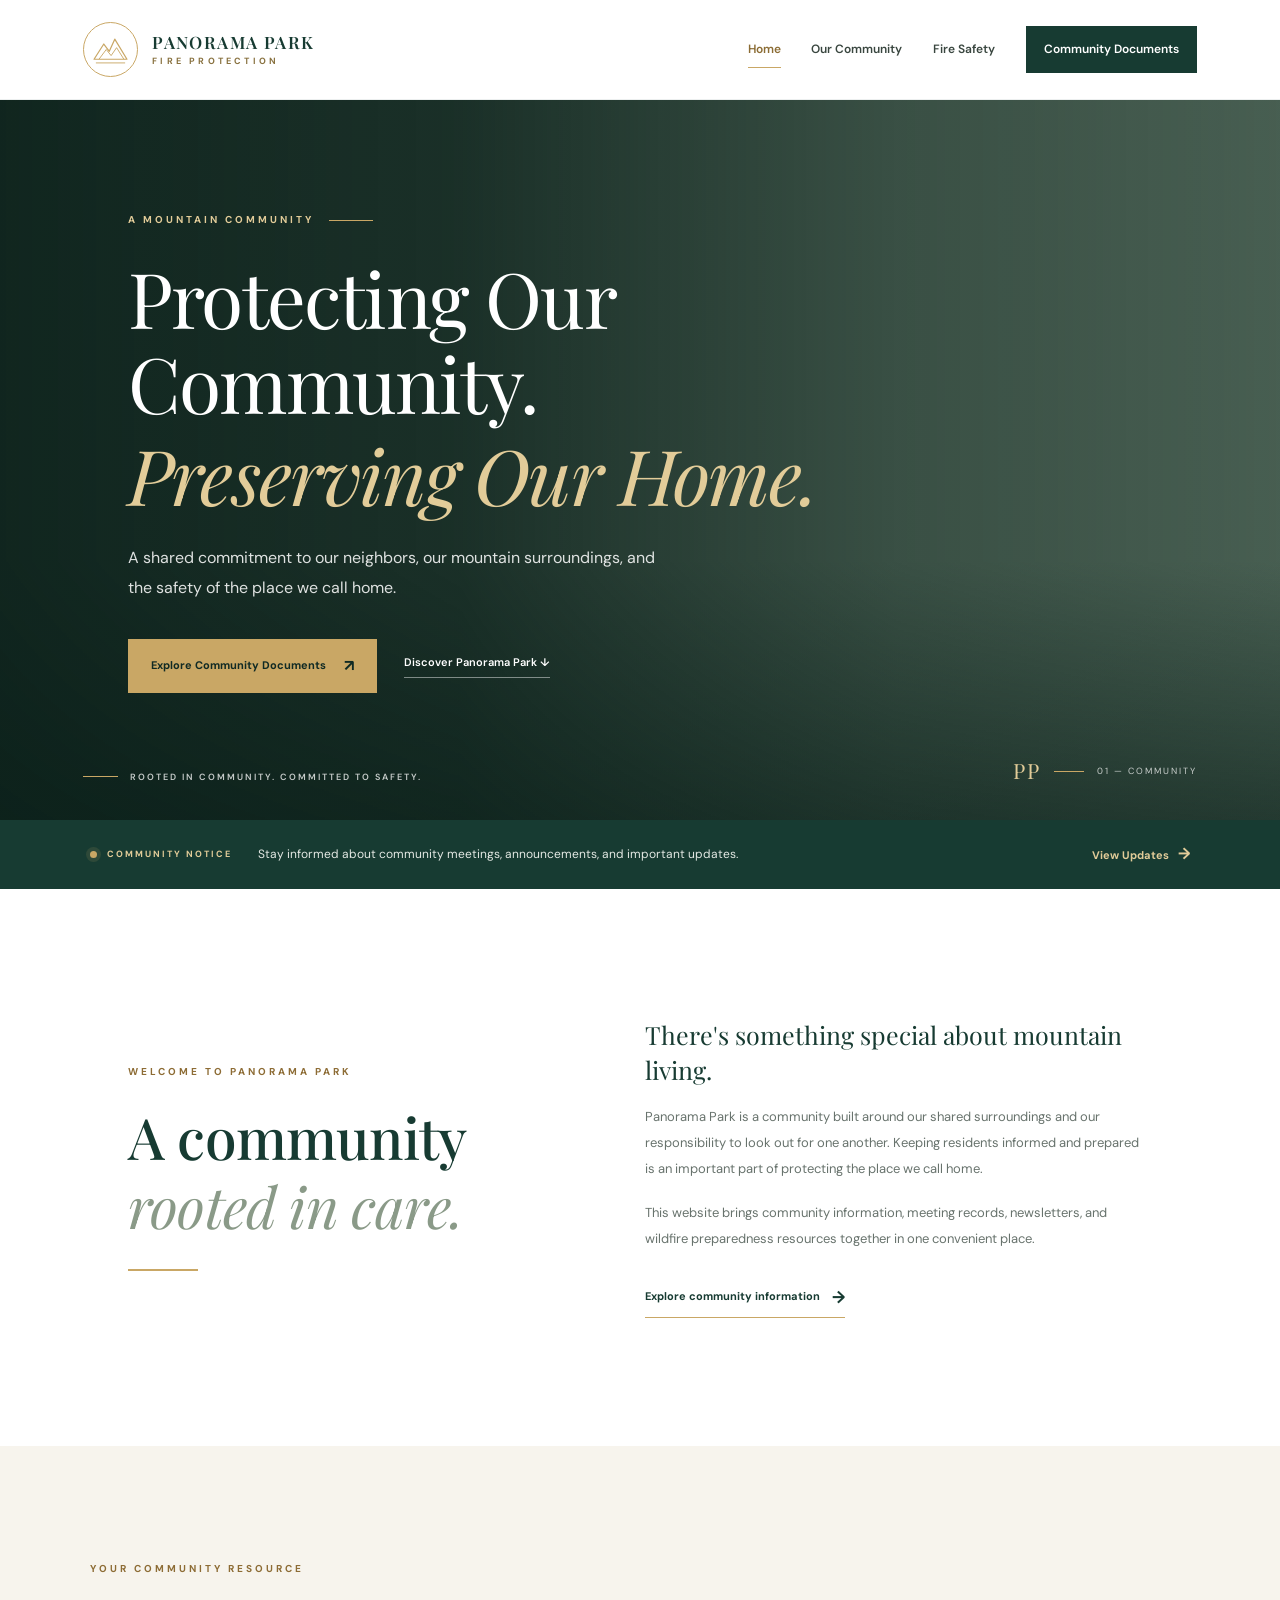
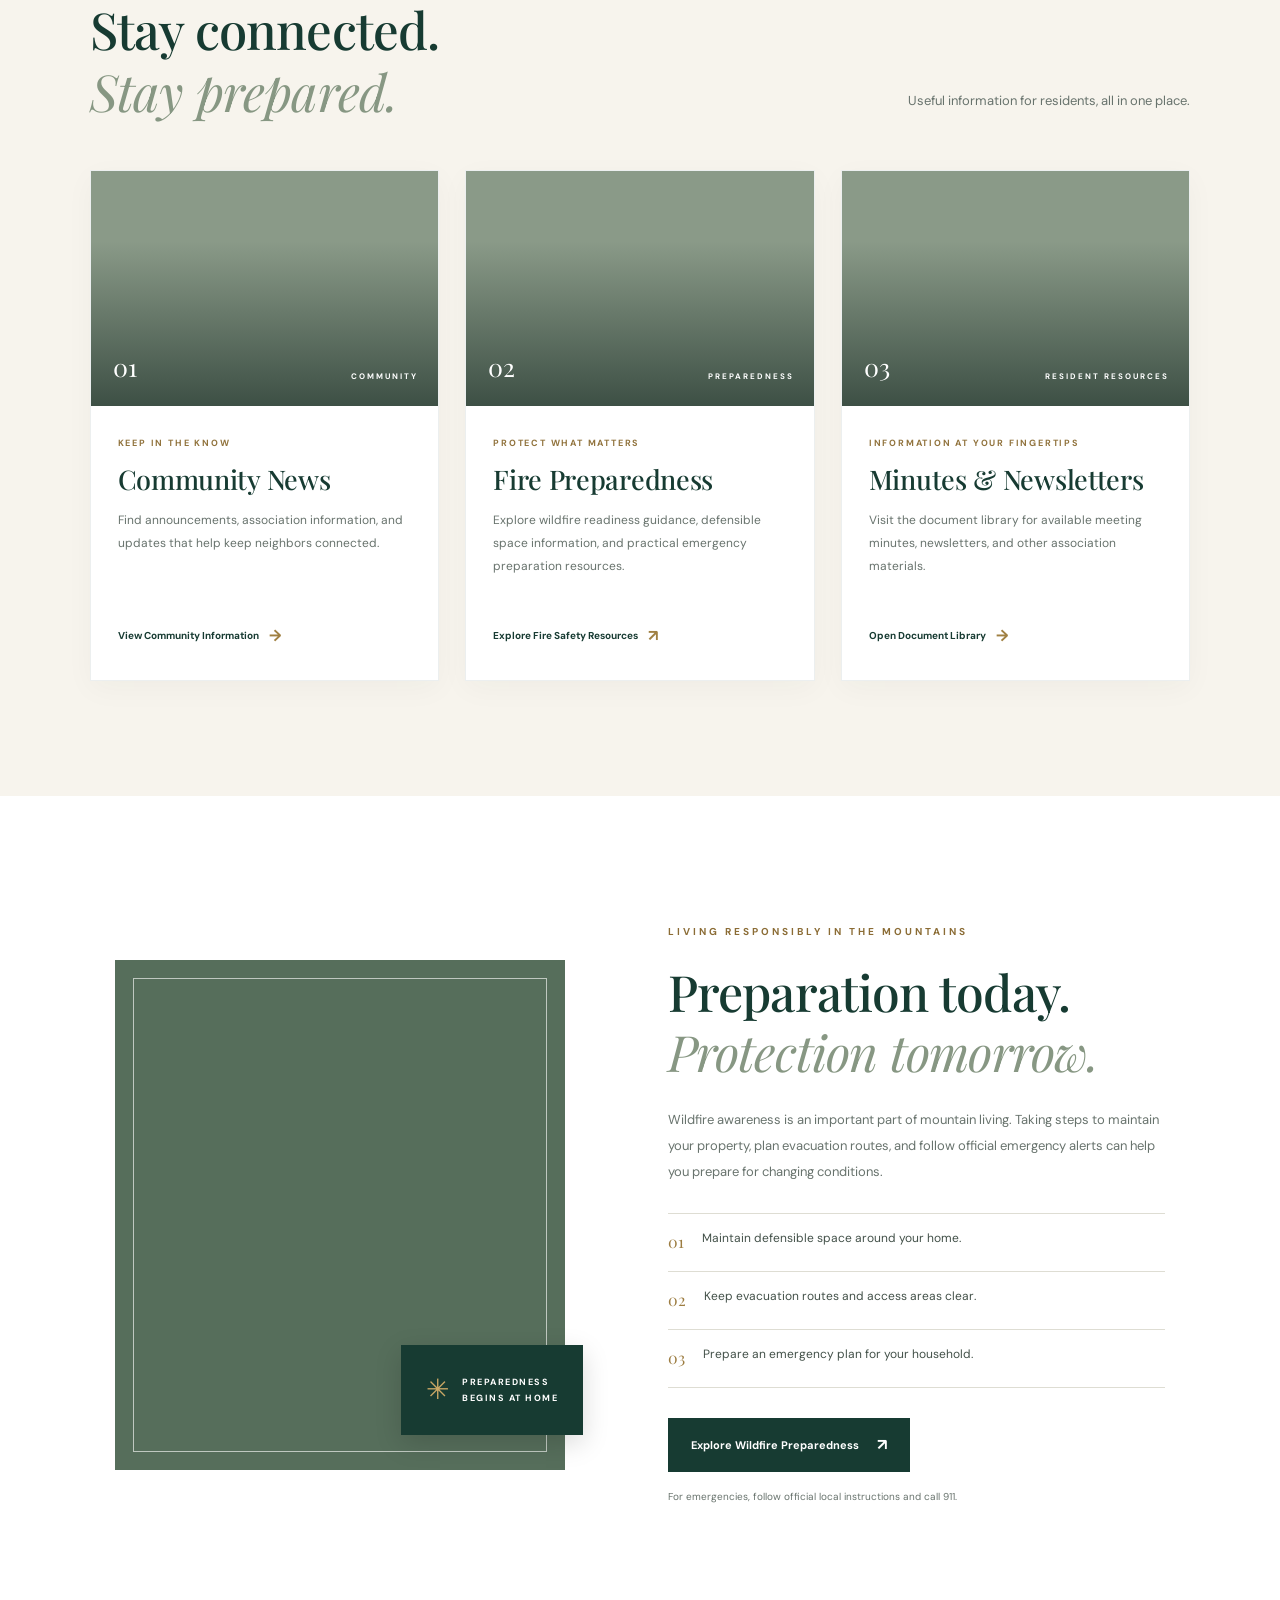
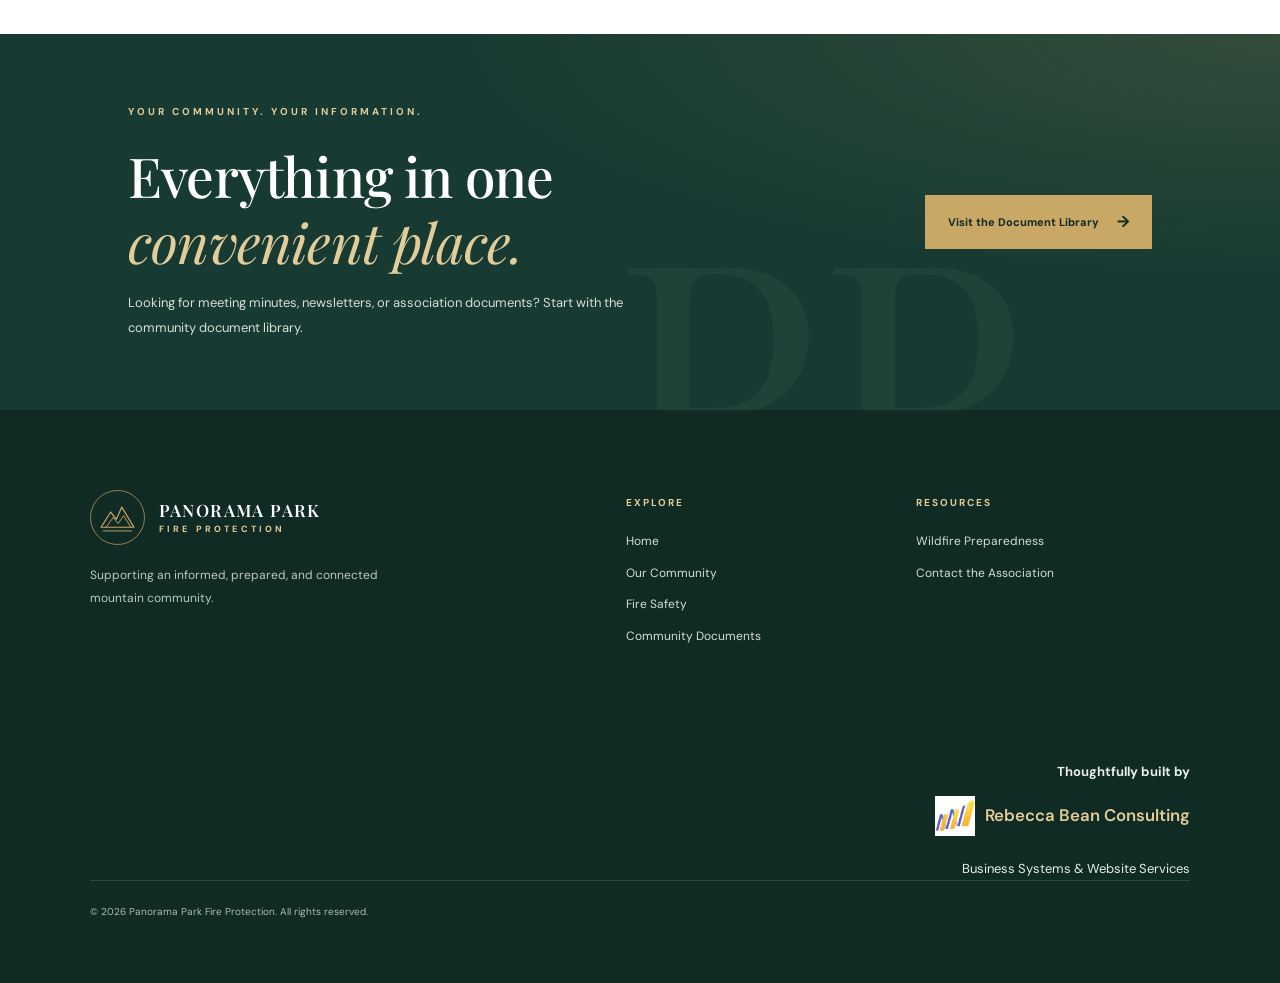
<file: index.html>
<!DOCTYPE html>
<html lang="en">
<head>
  <meta charset="UTF-8">
  <meta name="viewport" content="width=device-width, initial-scale=1.0">

  <title>Panorama Park Fire Protection | Our Mountain Community</title>
  <meta name="description" content="Community news, meeting information, fire safety resources, and announcements for Panorama Park.">

  <link rel="stylesheet" href="home.css">

  <link rel="preconnect" href="https://fonts.googleapis.com">
  <link rel="preconnect" href="https://fonts.gstatic.com" crossorigin>
  <link href="https://fonts.googleapis.com/css2?family=DM+Sans:wght@400;500;600;700&family=Playfair+Display:wght@400;500;600;700&display=swap" rel="stylesheet">
</head>

<body>

  <!-- HEADER -->
  <header class="site-header">
    <a class="brand" href="index.html" aria-label="Panorama Park Fire Protection home">
      <span class="brand-emblem" aria-hidden="true">
        <svg viewBox="0 0 64 64" fill="none">
          <path d="M5 48L21 23L30 35L39 15L59 48H5Z"
                stroke="currentColor" stroke-width="2" stroke-linejoin="round"/>
          <path d="M13 48L25 32L33 42L42 29L54 48"
                stroke="currentColor" stroke-width="1.5" stroke-linejoin="round"/>
          <path d="M8 54H56" stroke="currentColor" stroke-width="1.5"/>
        </svg>
      </span>

      <span class="brand-copy">
        <span class="brand-name">PANORAMA PARK</span>
        <span class="brand-subtitle">FIRE PROTECTION</span>
      </span>
    </a>

    <button class="menu-toggle" aria-label="Open navigation"
            aria-expanded="false" aria-controls="main-nav">
      <span></span>
      <span></span>
      <span></span>
    </button>

    <nav class="main-nav" id="main-nav">
      <a href="index.html" class="nav-link active">Home</a>
      <a href="#community" class="nav-link">Our Community</a>
      <a href="#fire-safety" class="nav-link">Fire Safety</a>
      <a href="documents.html" class="nav-link nav-cta">Community Documents</a>
    </nav>
  </header>


  <main>

    <!-- HERO: REPLACE THE BACKGROUND IMAGE URL WITH YOUR OWN PHOTO -->
    <section class="hero">
      <div class="hero-photo"></div>
      <div class="hero-shade"></div>

      <div class="hero-content">
        <p class="eyebrow">
          A MOUNTAIN COMMUNITY
          <span class="eyebrow-line"></span>
        </p>

        <h1>
          Protecting Our Community.<br>
          <em>Preserving Our Home.</em>
        </h1>

        <p class="hero-description">
          A shared commitment to our neighbors, our mountain surroundings,
          and the safety of the place we call home.
        </p>

        <div class="hero-actions">
          <a href="documents.html" class="button button-gold">
            Explore Community Documents
            <span aria-hidden="true">↗</span>
          </a>

          <a href="#community" class="text-link">
            Discover Panorama Park <span aria-hidden="true">↓</span>
          </a>
        </div>
      </div>

      <div class="hero-caption">
        <span class="caption-rule"></span>
        <span>ROOTED IN COMMUNITY. COMMITTED TO SAFETY.</span>
      </div>

      <div class="hero-index" aria-hidden="true">
        <span>PP</span>
        <span class="index-divider"></span>
        <span>01 — COMMUNITY</span>
      </div>
    </section>


    <!-- ANNOUNCEMENT STRIP
         Replace the sample message with an approved current notice. -->
    <section class="announcement" aria-label="Community announcement">
      <div class="announcement-label">
        <span class="announcement-dot"></span>
        COMMUNITY NOTICE
      </div>

      <p>
        Stay informed about community meetings, announcements, and important updates.
      </p>

      <a href="documents.html">
        View Updates <span aria-hidden="true">→</span>
      </a>
    </section>


    <!-- INTRODUCTION -->
    <section class="community-intro section" id="community">
      <div class="intro-side">
        <p class="eyebrow eyebrow-dark">WELCOME TO PANORAMA PARK</p>

        <h2>
          A community<br>
          <em>rooted in care.</em>
        </h2>

        <div class="gold-rule"></div>
      </div>

      <div class="intro-copy">
        <p class="intro-lead">
          There's something special about mountain living.
        </p>

        <p>
          Panorama Park is a community built around our shared surroundings
          and our responsibility to look out for one another. Keeping residents
          informed and prepared is an important part of protecting the place
          we call home.
        </p>

        <p>
          This website brings community information, meeting records,
          newsletters, and wildfire preparedness resources together in one
          convenient place.
        </p>

        <a href="documents.html" class="underlined-link">
          Explore community information <span aria-hidden="true">→</span>
        </a>
      </div>
    </section>


    <!-- THREE FEATURE CARDS -->
    <section class="discover-section">
      <div class="section-heading">
        <div>
          <p class="eyebrow eyebrow-dark">YOUR COMMUNITY RESOURCE</p>
          <h2>Stay connected.<br><em>Stay prepared.</em></h2>
        </div>

        <p class="section-heading-copy">
          Useful information for residents, all in one place.
        </p>
      </div>

      <div class="feature-grid">

        <!-- COMMUNITY NEWS -->
        <article class="feature-card">
          <div class="feature-image feature-image-news">
            <span class="feature-number">01</span>
            <span class="feature-image-label">COMMUNITY</span>
          </div>

          <div class="feature-body">
            <p class="feature-kicker">KEEP IN THE KNOW</p>
            <h3>Community News</h3>
            <p>
              Find announcements, association information, and updates
              that help keep neighbors connected.
            </p>

            <a href="documents.html" class="card-link">
              View Community Information <span aria-hidden="true">→</span>
            </a>
          </div>
        </article>


        <!-- FIRE PREPAREDNESS -->
        <article class="feature-card">
          <div class="feature-image feature-image-safety">
            <span class="feature-number">02</span>
            <span class="feature-image-label">PREPAREDNESS</span>
          </div>

          <div class="feature-body">
            <p class="feature-kicker">PROTECT WHAT MATTERS</p>
            <h3>Fire Preparedness</h3>
            <p>
              Explore wildfire readiness guidance, defensible space
              information, and practical emergency preparation resources.
            </p>

            <a href="https://www.readyforwildfire.org/"
               target="_blank" rel="noopener noreferrer" class="card-link">
              Explore Fire Safety Resources <span aria-hidden="true">↗</span>
            </a>
          </div>
        </article>


        <!-- DOCUMENT LIBRARY -->
        <article class="feature-card">
          <div class="feature-image feature-image-documents">
            <span class="feature-number">03</span>
            <span class="feature-image-label">RESIDENT RESOURCES</span>
          </div>

          <div class="feature-body">
            <p class="feature-kicker">INFORMATION AT YOUR FINGERTIPS</p>
            <h3>Minutes & Newsletters</h3>
            <p>
              Visit the document library for available meeting minutes,
              newsletters, and other association materials.
            </p>

            <a href="documents.html" class="card-link">
              Open Document Library <span aria-hidden="true">→</span>
            </a>
          </div>
        </article>

      </div>
    </section>


    <!-- FIRE SAFETY FEATURE -->
    <section class="safety-section" id="fire-safety">
      <div class="safety-image">
        <div class="safety-image-frame"></div>
        <div class="safety-image-note">
          <span class="note-symbol">✳</span>
          <span>PREPAREDNESS<br>BEGINS AT HOME</span>
        </div>
      </div>

      <div class="safety-copy">
        <p class="eyebrow">LIVING RESPONSIBLY IN THE MOUNTAINS</p>

        <h2>
          Preparation today.<br>
          <em>Protection tomorrow.</em>
        </h2>

        <p>
          Wildfire awareness is an important part of mountain living.
          Taking steps to maintain your property, plan evacuation routes,
          and follow official emergency alerts can help you prepare for
          changing conditions.
        </p>

        <ul class="safety-list">
          <li><span>01</span> Maintain defensible space around your home.</li>
          <li><span>02</span> Keep evacuation routes and access areas clear.</li>
          <li><span>03</span> Prepare an emergency plan for your household.</li>
        </ul>

        <a href="https://www.readyforwildfire.org/prepare-for-wildfire/"
           target="_blank" rel="noopener noreferrer"
           class="button button-green">
          Explore Wildfire Preparedness <span aria-hidden="true">↗</span>
        </a>

        <p class="resource-note">
          For emergencies, follow official local instructions and call 911.
        </p>
      </div>
    </section>


    <!-- COMMUNITY DOCUMENTS CTA -->
    <section class="documents-banner">
      <div class="banner-decoration" aria-hidden="true">PP</div>

      <div class="banner-copy">
        <p class="eyebrow">YOUR COMMUNITY. YOUR INFORMATION.</p>
        <h2>Everything in one<br><em>convenient place.</em></h2>
        <p>
          Looking for meeting minutes, newsletters, or association documents?
          Start with the community document library.
        </p>
      </div>

      <a href="documents.html" class="button button-gold">
        Visit the Document Library <span aria-hidden="true">→</span>
      </a>
    </section>

  </main>


<!-- FOOTER -->
<footer class="site-footer">

  <div class="footer-main">

    <!-- Brand Column -->
    <div class="footer-brand">
      <a class="brand footer-logo" href="index.html">
        <span class="brand-emblem" aria-hidden="true">
          <svg viewBox="0 0 64 64" fill="none">
            <path d="M5 48L21 23L30 35L39 15L59 48H5Z"
                  stroke="currentColor" stroke-width="2" stroke-linejoin="round"/>
            <path d="M13 48L25 32L33 42L42 29L54 48"
                  stroke="currentColor" stroke-width="1.5" stroke-linejoin="round"/>
            <path d="M8 54H56" stroke="currentColor" stroke-width="1.5"/>
          </svg>
        </span>

        <span class="brand-copy">
          <span class="brand-name">PANORAMA PARK</span>
          <span class="brand-subtitle">FIRE PROTECTION</span>
        </span>
      </a>

      <p>
        Supporting an informed, prepared, and connected mountain community.
      </p>
    </div>

    <!-- Explore Column -->
    <div class="footer-column">
      <h3>EXPLORE</h3>
      <a href="index.html">Home</a>
      <a href="#community">Our Community</a>
      <a href="#fire-safety">Fire Safety</a>
      <a href="documents.html">Community Documents</a>
    </div>

    <!-- Resources Column -->
    <div class="footer-column">
      <h3>RESOURCES</h3>
      <a href="https://www.readyforwildfire.org/"
         target="_blank" rel="noopener noreferrer">Wildfire Preparedness</a>

      <a href="mailto:REPLACE-WITH-HOA-EMAIL">Contact the Association</a>
    </div>

  </div>

   <!-- RBC Branding Block -->
<div class="footer-rbc">
  <div class="footer-rbc-inner">

    <div class="rbc-text">
      <p><strong>Thoughtfully built by</strong></p>

      <div style="display:flex; align-items:center; gap:12px;">
        <a href="https://beansdreams.org" target="_blank" rel="noopener noreferrer" style="display:flex; align-items:center; gap:10px; text-decoration:none;">
          
          <img 
            src="photos/rebecca-bean-consulting-web-design-logo.png" 
            alt="Rebecca Bean Consulting Logo" 
            style="height:40px; width:auto;"
          />

          <span style="font-weight:600; font-size:1.05rem;">
            Rebecca Bean Consulting
          </span>

        </a>
      </div>

      <br>
      Business Systems & Website Services
    </div>

  </div>
</div>


  <!-- Footer Bottom -->
  <div class="footer-bottom">
    <p>
      © <span id="current-year"></span> Panorama Park Fire Protection.
      All rights reserved.
    </p>
    
    </div>
  </div>

</footer>



  <!-- SMALL MOBILE NAVIGATION SCRIPT -->
  <script>
    const menuToggle = document.querySelector(".menu-toggle");
    const mainNav = document.querySelector(".main-nav");

    if (menuToggle && mainNav) {
      menuToggle.addEventListener("click", () => {
        const isOpen = menuToggle.getAttribute("aria-expanded") === "true";

        menuToggle.setAttribute("aria-expanded", String(!isOpen));
        menuToggle.setAttribute(
          "aria-label",
          isOpen ? "Open navigation" : "Close navigation"
        );
        mainNav.classList.toggle("nav-open", !isOpen);
      });

      mainNav.querySelectorAll("a").forEach(link => {
        link.addEventListener("click", () => {
          mainNav.classList.remove("nav-open");
          menuToggle.setAttribute("aria-expanded", "false");
          menuToggle.setAttribute("aria-label", "Open navigation");
        });
      });
    }

    document.getElementById("current-year").textContent =
      new Date().getFullYear();
  </script>

</body>
</html>
</file>
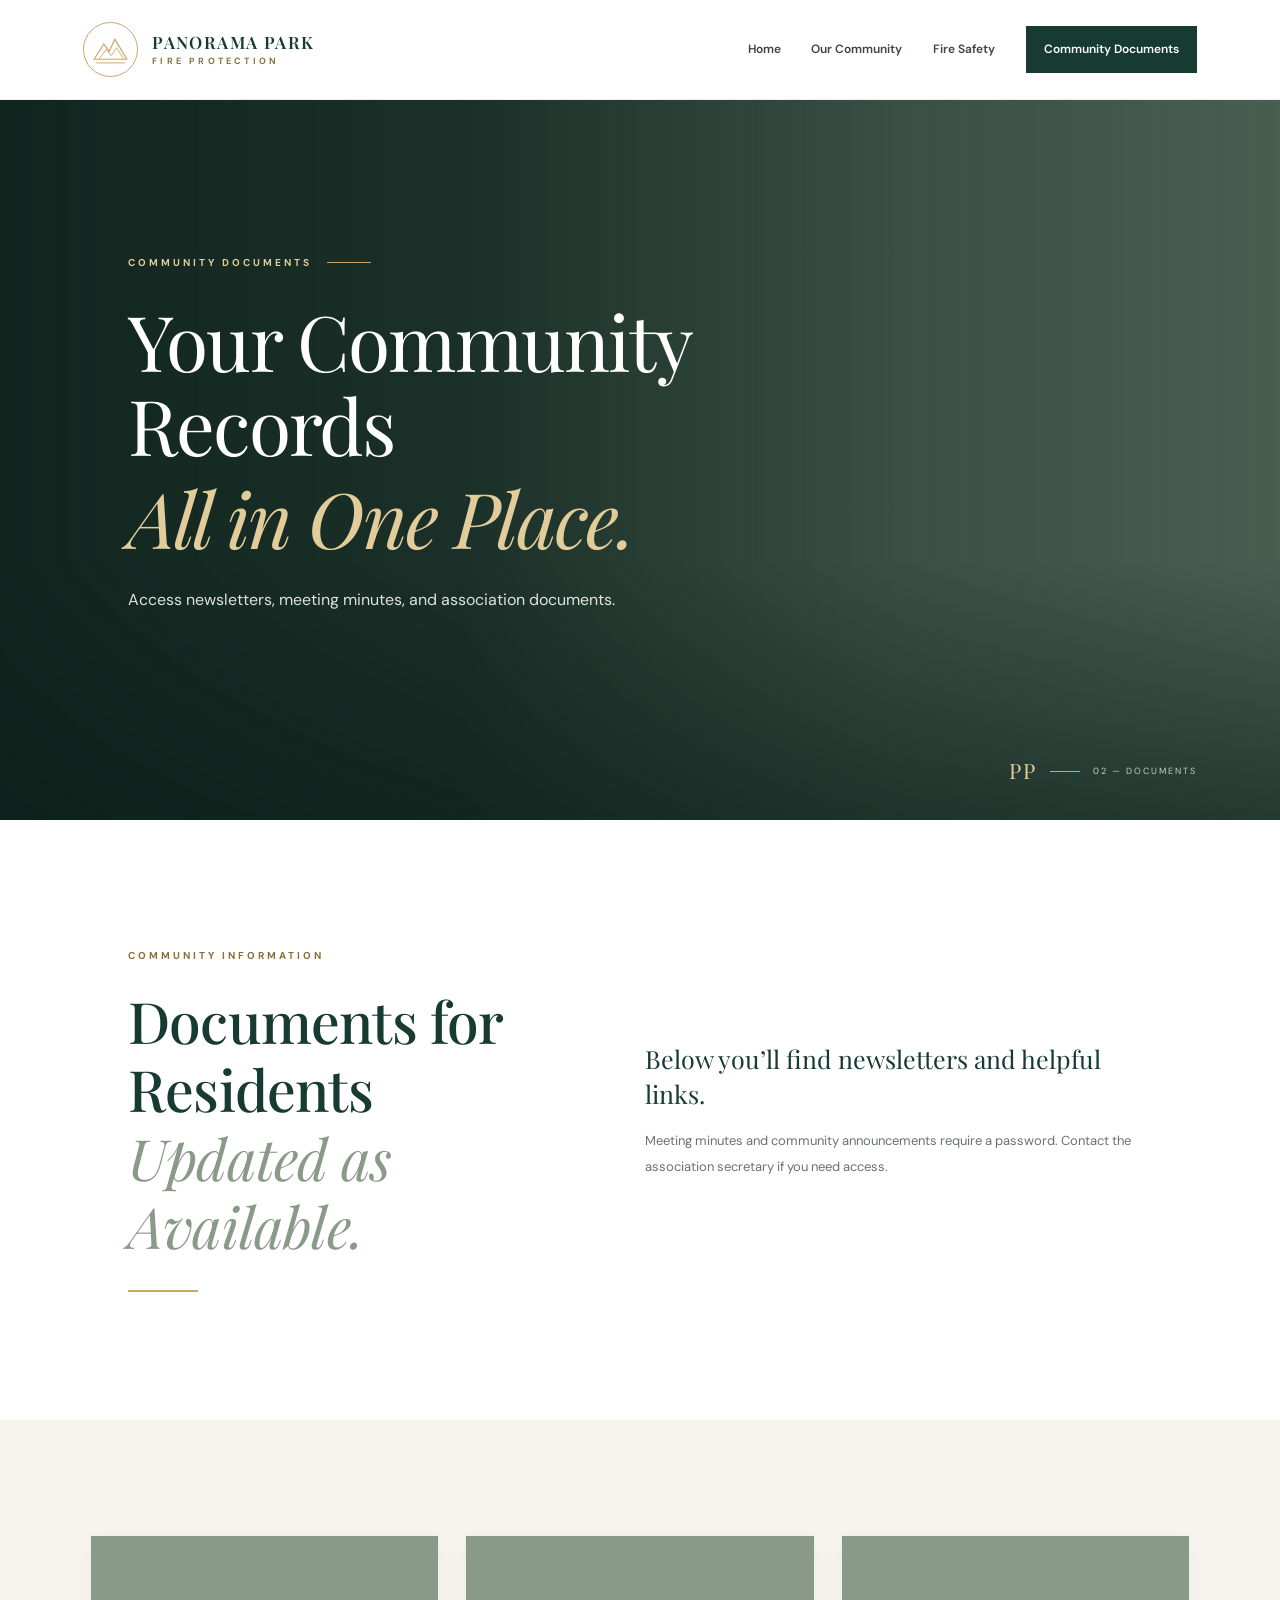
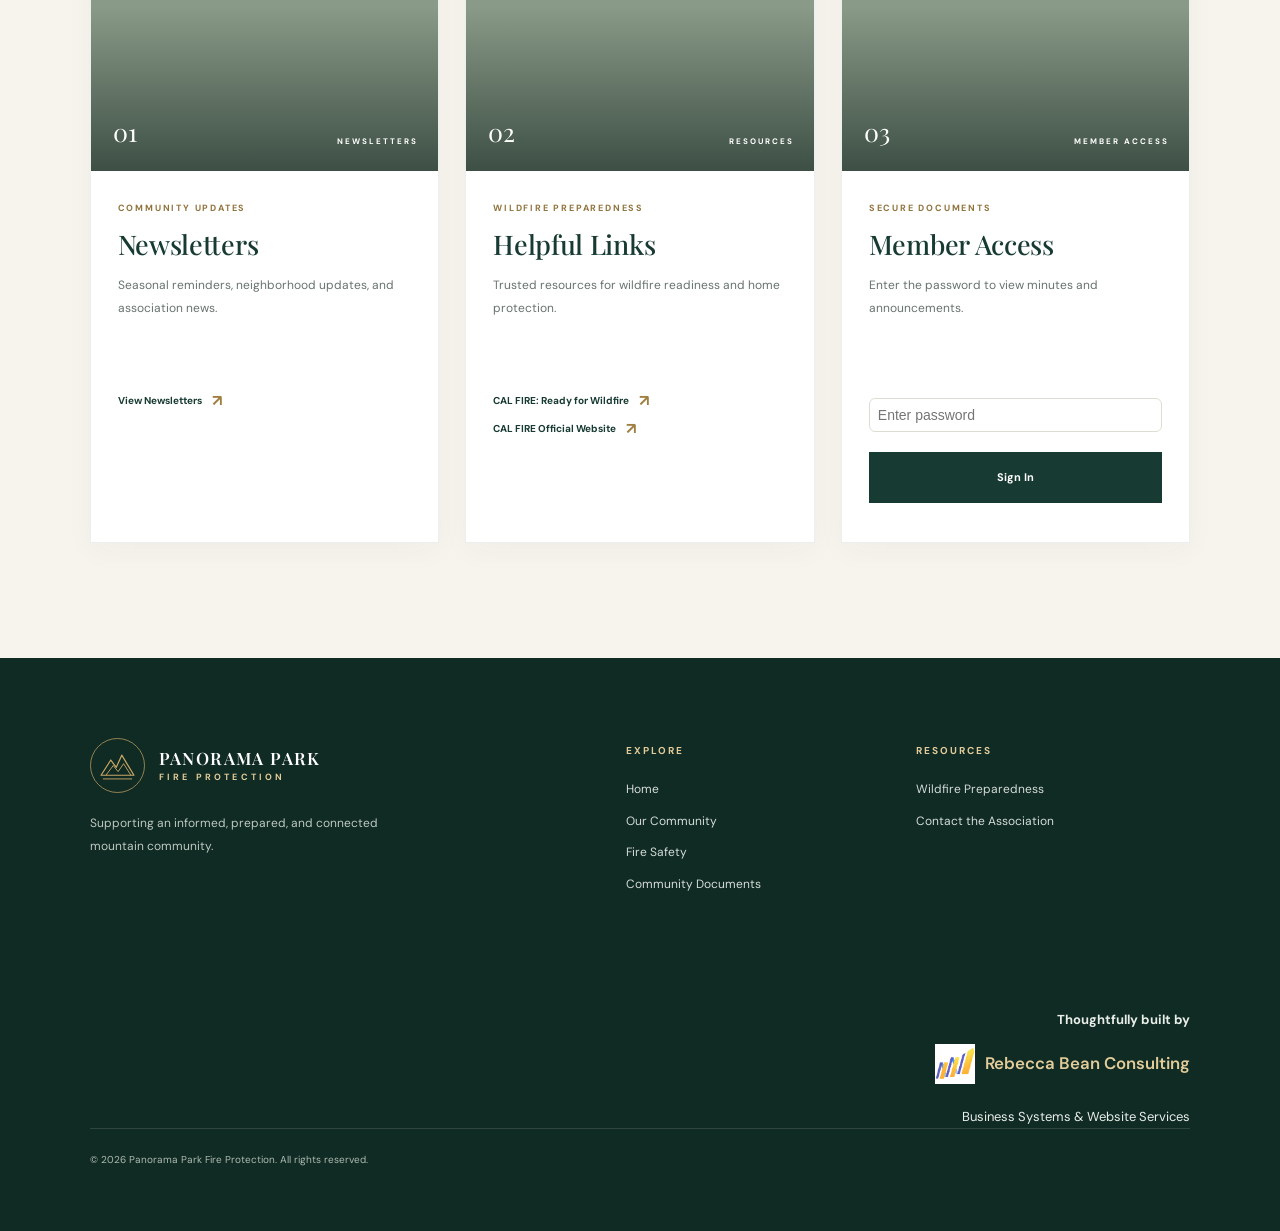
<file: documents.html>
<!DOCTYPE html>
<html lang="en">
<head>
  <meta charset="UTF-8">
  <meta name="viewport" content="width=device-width, initial-scale=1.0">

  <title>Community Documents | Panorama Park Fire Protection</title>
  <meta name="description" content="Access Panorama Park Fire Protection meeting minutes, newsletters, and important documents.">

  <link rel="stylesheet" href="home.css">

  <link rel="preconnect" href="https://fonts.googleapis.com">
  <link rel="preconnect" href="https://fonts.gstatic.com" crossorigin>
  <link href="https://fonts.googleapis.com/css2?family=DM+Sans:wght@400;500;600;700&family=Playfair+Display:wght@400;500;600;700&display=swap" rel="stylesheet">
</head>

<body>

  <!-- HEADER -->
  <header class="site-header">
    <a class="brand" href="index.html" aria-label="Panorama Park Fire Protection home">
      <span class="brand-emblem" aria-hidden="true">
        <svg viewBox="0 0 64 64" fill="none">
          <path d="M5 48L21 23L30 35L39 15L59 48H5Z"
                stroke="currentColor" stroke-width="2" stroke-linejoin="round"/>
          <path d="M13 48L25 32L33 42L42 29L54 48"
                stroke="currentColor" stroke-width="1.5" stroke-linejoin="round"/>
          <path d="M8 54H56" stroke="currentColor" stroke-width="1.5"/>
        </svg>
      </span>

      <span class="brand-copy">
        <span class="brand-name">PANORAMA PARK</span>
        <span class="brand-subtitle">FIRE PROTECTION</span>
      </span>
    </a>

    <button class="menu-toggle" aria-label="Open navigation"
            aria-expanded="false" aria-controls="main-nav">
      <span></span><span></span><span></span>
    </button>

    <nav class="main-nav" id="main-nav">
      <a href="index.html" class="nav-link">Home</a>
      <a href="index.html#community" class="nav-link">Our Community</a>
      <a href="index.html#fire-safety" class="nav-link">Fire Safety</a>
      <a href="documents.html" class="nav-link nav-cta active">Community Documents</a>
    </nav>
  </header>

  <!-- HERO (Option B) -->
  <section class="hero hero-small">
    <div class="hero-photo"></div>
    <div class="hero-shade"></div>

    <div class="hero-content">
      <p class="eyebrow">
        COMMUNITY DOCUMENTS
        <span class="eyebrow-line"></span>
      </p>

      <h1>
        Your Community Records<br>
        <em>All in One Place.</em>
      </h1>

      <p class="hero-description">
        Access newsletters, meeting minutes, and association documents.
      </p>
    </div>

    <div class="hero-index" aria-hidden="true">
      <span>PP</span>
      <span class="index-divider"></span>
      <span>02 — DOCUMENTS</span>
    </div>
  </section>

  <main class="section">

    <!-- INTRO -->
    <section class="community-intro section">
      <div class="intro-side">
        <p class="eyebrow eyebrow-dark">COMMUNITY INFORMATION</p>
        <h2>Documents for Residents<br><em>Updated as Available.</em></h2>
        <div class="gold-rule"></div>
      </div>

      <div class="intro-copy">
        <p class="intro-lead">
          Below you’ll find newsletters and helpful links.
        </p>
        <p>
          Meeting minutes and community announcements require a password.
          Contact the association secretary if you need access.
        </p>
      </div>
    </section>

    <!-- DOCUMENT GRID -->
    <section class="discover-section">
      <div class="feature-grid">

        <!-- NEWSLETTERS -->
        <article class="feature-card">
          <div class="feature-image feature-image-documents">
            <span class="feature-number">01</span>
            <span class="feature-image-label">NEWSLETTERS</span>
          </div>

          <div class="feature-body">
            <p class="feature-kicker">COMMUNITY UPDATES</p>
            <h3>Newsletters</h3>
            <p>Seasonal reminders, neighborhood updates, and association news.</p>

            <a href="REPLACE-WITH-NEWSLETTERS-FOLDER" class="card-link">
              View Newsletters <span aria-hidden="true">↗</span>
            </a>
          </div>
        </article>

        <!-- HELPFUL LINKS -->
        <article class="feature-card">
          <div class="feature-image feature-image-safety">
            <span class="feature-number">02</span>
            <span class="feature-image-label">RESOURCES</span>
          </div>

          <div class="feature-body">
            <p class="feature-kicker">WILDFIRE PREPAREDNESS</p>
            <h3>Helpful Links</h3>
            <p>Trusted resources for wildfire readiness and home protection.</p>

            <a href="https://readyforwildfire.org/" target="_blank" rel="noopener noreferrer" class="card-link">
              CAL FIRE: Ready for Wildfire <span aria-hidden="true">↗</span>
            </a>

            <a href="https://www.fire.ca.gov/" target="_blank" rel="noopener noreferrer" class="card-link">
              CAL FIRE Official Website <span aria-hidden="true">↗</span>
            </a>
          </div>
        </article>

       <!-- PASSWORD CARD -->
<article class="feature-card" id="password-card">
  <div class="feature-image feature-image-documents">
    <span class="feature-number">03</span>
    <span class="feature-image-label">MEMBER ACCESS</span>
  </div>

  <div class="feature-body">
    <p class="feature-kicker">SECURE DOCUMENTS</p>
    <h3>Member Access</h3>
    <p>Enter the password to view minutes and announcements.</p>

    <!-- Compact action block -->
    <div class="password-block" style="margin-top:12px; display:flex; flex-direction:column; gap:8px;">
      <input 
        type="password" 
        id="password" 
        placeholder="Enter password" 
        class="password-input"
        style="padding:8px;"
      >

      <button 
        id="login-btn" 
        class="button button-green"
        style="width:100%;"
      >
        Sign In
      </button>

      <p id="login-error" class="login-error" style="margin:0;"></p>
    </div>
  </div>
</article>


        <!-- MEETING MINUTES (HIDDEN UNTIL LOGIN) -->
        <article class="feature-card hidden protected-card" id="minutes-card">
          <div class="feature-image feature-image-documents">
            <span class="feature-number">04</span>
            <span class="feature-image-label">MINUTES</span>
          </div>

          <div class="feature-body">
            <p class="feature-kicker">ASSOCIATION RECORDS</p>
            <h3>Meeting Minutes</h3>
            <p>Records of association meetings and community decisions.</p>

            <a href="REPLACE-WITH-MINUTES-FOLDER" class="card-link">
              View Meeting Minutes <span aria-hidden="true">↗</span>
            </a>
          </div>
        </article>

        <!-- COMMUNITY ANNOUNCEMENTS (HIDDEN UNTIL LOGIN) -->
        <article class="feature-card hidden protected-card" id="announcements-card">
          <div class="feature-image feature-image-news">
            <span class="feature-number">05</span>
            <span class="feature-image-label">ANNOUNCEMENTS</span>
          </div>

          <div class="feature-body">
            <p class="feature-kicker">MEMBER UPDATES</p>
            <h3>Community Announcements</h3>
            <p>Information shared privately with association members.</p>

            <a href="REPLACE-WITH-ANNOUNCEMENTS-FOLDER" class="card-link">
              View Announcements <span aria-hidden="true">↗</span>
            </a>
          </div>
        </article>

      </div>
    </section>

  </main>

<!-- FOOTER -->
<footer class="site-footer">

  <div class="footer-main">

    <!-- Brand Column -->
    <div class="footer-brand">
      <a class="brand footer-logo" href="index.html">
        <span class="brand-emblem" aria-hidden="true">
          <svg viewBox="0 0 64 64" fill="none">
            <path d="M5 48L21 23L30 35L39 15L59 48H5Z"
                  stroke="currentColor" stroke-width="2" stroke-linejoin="round"/>
            <path d="M13 48L25 32L33 42L42 29L54 48"
                  stroke="currentColor" stroke-width="1.5" stroke-linejoin="round"/>
            <path d="M8 54H56" stroke="currentColor" stroke-width="1.5"/>
          </svg>
        </span>

        <span class="brand-copy">
          <span class="brand-name">PANORAMA PARK</span>
          <span class="brand-subtitle">FIRE PROTECTION</span>
        </span>
      </a>

      <p>
        Supporting an informed, prepared, and connected mountain community.
      </p>
    </div>

    <!-- Explore Column -->
    <div class="footer-column">
      <h3>EXPLORE</h3>
      <a href="index.html">Home</a>
      <a href="#community">Our Community</a>
      <a href="#fire-safety">Fire Safety</a>
      <a href="documents.html">Community Documents</a>
    </div>

    <!-- Resources Column -->
    <div class="footer-column">
      <h3>RESOURCES</h3>
      <a href="https://www.readyforwildfire.org/"
         target="_blank" rel="noopener noreferrer">Wildfire Preparedness</a>

      <a href="mailto:REPLACE-WITH-HOA-EMAIL">Contact the Association</a>
    </div>

  </div>

  <!-- RBC Branding Block -->
<div class="footer-rbc">
  <div class="footer-rbc-inner">

    <div class="rbc-text">
      <p><strong>Thoughtfully built by</strong></p>

      <div style="display:flex; align-items:center; gap:12px;">
        <a href="https://beansdreams.org" target="_blank" rel="noopener noreferrer" style="display:flex; align-items:center; gap:10px; text-decoration:none;">
          
          <img 
            src="photos/rebecca-bean-consulting-web-design-logo.png" 
            alt="Rebecca Bean Consulting Logo" 
            style="height:40px; width:auto;"
          />

          <span style="font-weight:600; font-size:1.05rem;">
            Rebecca Bean Consulting
          </span>

        </a>
      </div>

      <br>
      Business Systems & Website Services
    </div>

  </div>
</div>


  <!-- Footer Bottom -->
  <div class="footer-bottom">
    <p>
      © <span id="current-year"></span> Panorama Park Fire Protection.
      All rights reserved.
    </p>
    
    </div>
  </div>

</footer>

  <!-- JS -->
  <script>
    // Mobile nav
    const menuToggle = document.querySelector(".menu-toggle");
    const mainNav = document.querySelector(".main-nav");

    if (menuToggle && mainNav) {
      menuToggle.addEventListener("click", () => {
        const isOpen = menuToggle.getAttribute("aria-expanded") === "true";
        menuToggle.setAttribute("aria-expanded", String(!isOpen));
        menuToggle.setAttribute("aria-label", isOpen ? "Open navigation" : "Close navigation");
        mainNav.classList.toggle("nav-open", !isOpen);
      });

      mainNav.querySelectorAll("a").forEach(link => {
        link.addEventListener("click", () => {
          mainNav.classList.remove("nav-open");
          menuToggle.setAttribute("aria-expanded", "false");
          menuToggle.setAttribute("aria-label", "Open navigation");
        });
      });
    }

    // Footer year
    document.getElementById("current-year").textContent =
      new Date().getFullYear();

    // Password gate
    document.getElementById("login-btn").addEventListener("click", function () {
      const pw = document.getElementById("password").value;
      const error = document.getElementById("login-error");

      if (pw === "PanoramaPark") {
        document.getElementById("password-card").classList.add("hidden");
        document.querySelectorAll(".protected-card").forEach(card => card.classList.remove("hidden"));
      } else {
        error.textContent = "Incorrect password.";
      }
    });
  </script>

</body>
</html>
</file>
<file: home.css>
/* =========================================================
   PANORAMA PARK FIRE PROTECTION
   Premium Mountain Community Website
   File: home.css (clean + optimized)
   ========================================================= */

/* =========================================================
   DESIGN TOKENS
   ========================================================= */

:root {
  --forest: #173b32;
  --forest-dark: #102a24;
  --forest-light: #285345;
  --sage: #8a9a88;
  --gold: #c9a765;
  --gold-light: #e2cc99;
  --cream: #f7f4ed;
  --cream-dark: #eee9dc;
  --white: #ffffff;
  --text: #28352f;
  --muted: #68736d;
  --border: #deddd3;
  --serif: "Playfair Display", Georgia, serif;
  --sans: "DM Sans", Arial, sans-serif;
  --content-width: 1240px;
}

/* =========================================================
   GLOBAL RESET & BASE
   ========================================================= */

* {
  box-sizing: border-box;
}

html {
  scroll-behavior: smooth;
  scroll-padding-top: 100px;
}

body {
  margin: 0;
  color: var(--text);
  background: var(--white);
  font-family: var(--sans);
  font-size: 15px;
  line-height: 1.8;
  -webkit-font-smoothing: antialiased;
}

body,
button,
a {
  -webkit-tap-highlight-color: transparent;
}

img,
svg {
  max-width: 100%;
}

a {
  color: inherit;
}

button {
  font: inherit;
}

::selection {
  color: var(--white);
  background: var(--forest);
}

/* Utility for protected content */
.hidden {
  display: none !important;
}

/* =========================================================
   HEADER AND BRAND
   ========================================================= */

.site-header {
  position: relative;
  z-index: 100;
  display: flex;
  justify-content: space-between;
  align-items: center;
  gap: 32px;
  min-height: 100px;
  padding: 17px clamp(22px, 6.5vw, 100px);
  background: rgba(255, 255, 255, 0.98);
  border-bottom: 1px solid rgba(23, 59, 50, 0.08);
}

.brand {
  display: inline-flex;
  align-items: center;
  gap: 14px;
  flex-shrink: 0;
  color: var(--forest);
  text-decoration: none;
}

.brand-emblem {
  display: grid;
  place-items: center;
  width: 55px;
  height: 55px;
  color: var(--gold);
  border: 1px solid var(--gold);
  border-radius: 50%;
  transition: background 0.25s ease, color 0.25s ease;
}

.brand:hover .brand-emblem {
  color: var(--white);
  background: var(--forest);
}

.brand-emblem svg {
  width: 39px;
  height: 39px;
}

.brand-copy {
  display: flex;
  flex-direction: column;
  gap: 1px;
}

.brand-name {
  color: var(--forest);
  font-family: var(--serif);
  font-size: 17px;
  font-weight: 600;
  line-height: 1.35;
  letter-spacing: 1.4px;
}

.brand-subtitle {
  color: #88713f;
  font-size: 9px;
  font-weight: 700;
  line-height: 1.5;
  letter-spacing: 3.2px;
}

.main-nav {
  display: flex;
  align-items: center;
  justify-content: flex-end;
  gap: clamp(17px, 2.4vw, 34px);
}

.nav-link {
  position: relative;
  padding: 9px 0;
  color: #39463f;
  font-size: 12px;
  font-weight: 600;
  text-decoration: none;
  transition: color 0.2s ease;
}

.nav-link:not(.nav-cta)::after {
  position: absolute;
  right: 0;
  bottom: 1px;
  left: 0;
  height: 1px;
  background: var(--gold);
  content: "";
  transform: scaleX(0);
  transform-origin: left;
  transition: transform 0.25s ease;
}

.nav-link:hover,
.nav-link.active {
  color: #8b6c34;
}

.nav-link:hover::after,
.nav-link.active::after {
  transform: scaleX(1);
}

.nav-link.nav-cta {
  padding: 12px 17px;
  color: var(--white);
  background: var(--forest);
  border: 1px solid var(--forest);
  transition: background 0.2s ease, color 0.2s ease;
}

.nav-link.nav-cta:hover {
  color: var(--forest);
  background: transparent;
}

.menu-toggle {
  display: none;
  width: 44px;
  height: 44px;
  padding: 10px;
  border: 1px solid var(--border);
  background: var(--white);
  cursor: pointer;
}

.menu-toggle span {
  display: block;
  width: 22px;
  height: 2px;
  margin: 5px auto;
  background: var(--forest);
  transition: transform 0.2s ease, opacity 0.2s ease;
}

.menu-toggle[aria-expanded="true"] span:first-child {
  transform: translateY(7px) rotate(45deg);
}

.menu-toggle[aria-expanded="true"] span:nth-child(2) {
  opacity: 0;
}

.menu-toggle[aria-expanded="true"] span:last-child {
  transform: translateY(-7px) rotate(-45deg);
}

/* =========================================================
   TYPOGRAPHY & BUTTONS
   ========================================================= */

h1,
h2,
h3,
p {
  margin-top: 0;
}

h1,
h2,
h3 {
  font-family: var(--serif);
  font-weight: 500;
  line-height: 1.2;
}

h2 {
  font-size: clamp(34px, 4vw, 51px);
  letter-spacing: -0.8px;
}

h2 em,
h1 em {
  color: var(--gold-light);
  font-weight: 400;
}

.eyebrow {
  display: flex;
  align-items: center;
  gap: 15px;
  margin-bottom: 22px;
  color: var(--gold-light);
  font-size: 10px;
  font-weight: 700;
  line-height: 1.6;
  letter-spacing: 3px;
  text-transform: uppercase;
}

.eyebrow-dark {
  color: #8d6c35;
}

.eyebrow-line {
  display: inline-block;
  width: 44px;
  height: 1px;
  background: var(--gold);
}

.button {
  display: inline-flex;
  justify-content: center;
  align-items: center;
  gap: 18px;
  min-height: 51px;
  padding: 14px 22px;
  font-size: 11px;
  font-weight: 700;
  line-height: 1.5;
  text-align: center;
  text-decoration: none;
  border: 1px solid transparent;
  transition:
    transform 0.25s ease,
    background 0.25s ease,
    color 0.25s ease,
    border-color 0.25s ease;
}

.button:hover {
  transform: translateY(-2px);
}

.button span {
  font-size: 16px;
}

.button-gold {
  color: var(--forest-dark);
  background: var(--gold);
  border-color: var(--gold);
}

.button-gold:hover {
  color: var(--forest-dark);
  background: var(--gold-light);
  border-color: var(--gold-light);
}

.button-green {
  color: var(--white);
  background: var(--forest);
  border-color: var(--forest);
}

.button-green:hover {
  color: var(--forest);
  background: transparent;
}

.text-link {
  color: var(--white);
  font-size: 11px;
  font-weight: 600;
  text-decoration: none;
  border-bottom: 1px solid rgba(255, 255, 255, 0.45);
  padding-bottom: 5px;
  transition: color 0.2s ease, border-color 0.2s ease;
}

.text-link:hover {
  color: var(--gold-light);
  border-color: var(--gold-light);
}

/* =========================================================
   HERO SECTION
   ========================================================= */

.hero {
  position: relative;
  display: flex;
  align-items: center;
  min-height: clamp(530px, 60vw, 720px);
  overflow: hidden;
  isolation: isolate;
  color: var(--white);
  background: var(--forest-dark);
}

.hero-photo,
.hero-shade {
  position: absolute;
  z-index: -2;
  inset: 0;
}

.hero-photo {
  background-color: #52695b;
  background-image: url("https://images.unsplash.com/photo-1464822759023-fed622ff2c3b?auto=format&fit=crop&w=2200&q=85");
  background-position: center 48%;
  background-repeat: no-repeat;
  background-size: cover;
  animation: heroReveal 1.1s ease-out both;
}

.hero-shade {
  z-index: -1;
  background:
    linear-gradient(
      90deg,
      rgba(10, 31, 25, 0.91) 0%,
      rgba(10, 31, 25, 0.77) 36%,
      rgba(10, 31, 25, 0.34) 70%,
      rgba(10, 31, 25, 0.14) 100%
    ),
    linear-gradient(
      0deg,
      rgba(10, 31, 25, 0.58) 0%,
      transparent 36%
    );
}

.hero-content {
  width: min(100%, 1000px);
  padding: 100px clamp(28px, 10vw, 150px) 115px;
  animation: contentReveal 0.9s 0.1s ease-out both;
}

.hero .eyebrow {
  margin-bottom: 27px;
}

.hero h1 {
  max-width: 850px;
  margin-bottom: 26px;
  color: var(--white);
  font-size: clamp(43px, 6vw, 78px);
  font-weight: 400;
  letter-spacing: -1.8px;
  line-height: 1.1;
}

.hero h1 em {
  display: inline-block;
  margin-top: 8px;
}

.hero-description {
  max-width: 530px;
  margin-bottom: 35px;
  color: rgba(255, 255, 255, 0.86);
  font-size: clamp(14px, 1.3vw, 16px);
  line-height: 1.9;
}

.hero-actions {
  display: flex;
  flex-wrap: wrap;
  align-items: center;
  gap: 27px;
}

.hero-caption {
  position: absolute;
  bottom: 35px;
  left: clamp(28px, 6.5vw, 100px);
  display: flex;
  align-items: center;
  gap: 12px;
  color: rgba(255, 255, 255, 0.76);
  font-size: 9px;
  font-weight: 600;
  letter-spacing: 2px;
}

.caption-rule {
  width: 35px;
  height: 1px;
  background: var(--gold);
}

.hero-index {
  position: absolute;
  right: clamp(28px, 6.5vw, 100px);
  bottom: 30px;
  display: flex;
  align-items: center;
  gap: 13px;
  color: rgba(255, 255, 255, 0.75);
  font-size: 9px;
  letter-spacing: 2px;
}

.hero-index > span:first-child {
  color: var(--gold-light);
  font-family: var(--serif);
  font-size: 21px;
}

.index-divider {
  width: 30px;
  height: 1px;
  background: var(--gold);
}

/* =========================================================
   ANNOUNCEMENT STRIP
   ========================================================= */

.announcement {
  display: grid;
  grid-template-columns: auto 1fr auto;
  align-items: center;
  gap: 26px;
  padding: 20px clamp(25px, 7vw, 105px);
  color: var(--white);
  background: var(--forest);
}

.announcement-label {
  display: flex;
  align-items: center;
  gap: 10px;
  color: var(--gold-light);
  font-size: 9px;
  font-weight: 700;
  letter-spacing: 2px;
  white-space: nowrap;
}

.announcement-dot {
  width: 7px;
  height: 7px;
  border-radius: 50%;
  background: var(--gold);
  box-shadow: 0 0 0 4px rgba(201, 167, 101, 0.13);
}

.announcement p {
  margin: 0;
  color: #e4e9e4;
  font-size: 12px;
}

.announcement > a {
  color: var(--gold-light);
  font-size: 11px;
  font-weight: 700;
  text-decoration: none;
  white-space: nowrap;
}

.announcement > a span {
  margin-left: 6px;
  font-size: 16px;
}

.announcement > a:hover {
  color: var(--white);
}

/* =========================================================
   INTRODUCTION SECTION
   ========================================================= */

.community-intro {
  display: grid;
  grid-template-columns: 0.9fr 1.1fr;
  gap: clamp(40px, 8vw, 125px);
  align-items: center;
  max-width: 1440px;
  margin: auto;
  padding: clamp(80px, 10vw, 135px) clamp(28px, 10vw, 145px);
  background: var(--white);
}

.intro-side h2 {
  margin-bottom: 30px;
  color: var(--forest);
  font-size: clamp(38px, 4.5vw, 57px);
}

.intro-side h2 em {
  color: #8a9a88;
}

.gold-rule {
  width: 70px;
  height: 2px;
  background: var(--gold);
}

.intro-copy {
  max-width: 570px;
}

.intro-lead {
  margin-bottom: 17px;
  color: var(--forest);
  font-family: var(--serif);
  font-size: 25px;
  line-height: 1.4;
}

.intro-copy > p:not(.intro-lead) {
  margin-bottom: 18px;
  color: var(--muted);
  font-size: 13px;
  line-height: 2;
}

.underlined-link {
  display: inline-flex;
  align-items: center;
  gap: 12px;
  margin-top: 12px;
  padding-bottom: 5px;
  color: var(--forest);
  font-size: 11px;
  font-weight: 700;
  text-decoration: none;
  border-bottom: 1px solid var(--gold);
}

.underlined-link span {
  font-size: 17px;
  transition: transform 0.2s ease;
}

.underlined-link:hover span {
  transform: translateX(4px);
}

/* =========================================================
   DISCOVER / FEATURE CARDS
   ========================================================= */

.discover-section {
  padding: clamp(75px, 9vw, 115px) clamp(25px, 7vw, 100px);
  background: var(--cream);
}

.section-heading {
  display: flex;
  justify-content: space-between;
  align-items: flex-end;
  gap: 35px;
  max-width: var(--content-width);
  margin: 0 auto 48px;
}

.section-heading h2 {
  margin-bottom: 0;
  color: var(--forest);
}

.section-heading h2 em {
  color: #879783;
}

.section-heading-copy {
  max-width: 300px;
  margin-bottom: 8px;
  color: var(--muted);
  font-size: 13px;
  line-height: 1.9;
}

.feature-grid {
  display: grid;
  grid-template-columns: repeat(3, minmax(0, 1fr));
  gap: 26px;
  max-width: var(--content-width);
  margin: auto;
}

.feature-card {
  min-width: 0;
  overflow: hidden;
  background: var(--white);
  border: 1px solid rgba(23, 59, 50, 0.08);
  box-shadow: 0 8px 28px rgba(24, 45, 35, 0.035);
  transition:
    transform 0.3s ease,
    box-shadow 0.3s ease;
}

.feature-card:hover {
  transform: translateY(-6px);
  box-shadow: 0 18px 42px rgba(24, 45, 35, 0.1);
}

.feature-image {
  position: relative;
  height: 235px;
  overflow: hidden;
  background-color: var(--sage);
  background-repeat: no-repeat;
  background-size: cover;
  background-position: center;
}

.feature-image::after {
  position: absolute;
  inset: 0;
  background: linear-gradient(
    0deg,
    rgba(10, 30, 24, 0.6),
    transparent 70%
  );
  content: "";
}

.feature-image-news {
  background-image: url("https://images.unsplash.com/photo-1448375240586-882707db888b?auto=format&fit=crop&w=900&q=80");
}

.feature-image-safety {
  background-image: url("https://images.unsplash.com/photo-1473448912268-2022ce9509d8?auto=format&fit=crop&w=900&q=80");
}

.feature-image-documents {
  background-image: url("https://images.unsplash.com/photo-1441974231531-c6227db76b6e?auto=format&fit=crop&w=900&q=80");
}

.feature-number,
.feature-image-label {
  position: absolute;
  z-index: 1;
  bottom: 17px;
  color: var(--white);
}

.feature-number {
  left: 22px;
  font-family: var(--serif);
  font-size: 25px;
}

.feature-image-label {
  right: 20px;
  bottom: 22px;
  font-size: 8px;
  font-weight: 700;
  letter-spacing: 2px;
}

.feature-body {
  padding: 29px 27px 31px;
}

.feature-kicker {
  margin-bottom: 12px;
  color: #91733d;
  font-size: 9px;
  font-weight: 700;
  letter-spacing: 1.8px;
}

.feature-body h3 {
  margin-bottom: 14px;
  color: var(--forest);
  font-size: 27px;
  letter-spacing: -0.3px;
}

.feature-body > p:not(.feature-kicker) {
  min-height: 90px;
  margin-bottom: 22px;
  color: var(--muted);
  font-size: 12px;
  line-height: 1.9;
}

.card-link {
  display: inline-flex;
  align-items: center;
  gap: 10px;
  color: var(--forest);
  font-size: 10px;
  font-weight: 700;
  line-height: 1.7;
  text-decoration: none;
}

.card-link span {
  color: #a08042;
  font-size: 16px;
  transition: transform 0.2s ease;
}

.card-link:hover span {
  transform: translateX(4px);
}

/* Password card elements (documents page) */

.password-input {
  width: 100%;
  padding: 12px;
  margin: 12px 0;
  border: 1px solid var(--border);
  border-radius: 6px;
  font-size: 14px;
}

.login-error {
  color: #b33a3a;
  margin-top: 8px;
  font-size: 12px;
}

/* =========================================================
   FIRE SAFETY SECTION
   ========================================================= */

.safety-section {
  display: grid;
  grid-template-columns: 0.95fr 1.05fr;
  gap: clamp(45px, 8vw, 115px);
  align-items: center;
  max-width: 1500px;
  margin: auto;
  padding: clamp(85px, 10vw, 135px) clamp(30px, 9vw, 130px);
}

.safety-image {
  position: relative;
  min-height: 510px;
  background-color: #566e5b;
  background-image: url("https://images.unsplash.com/photo-1448375240586-882707db888b?auto=format&fit=crop&w=1200&q=85");
  background-position: center;
  background-size: cover;
}

.safety-image-frame {
  position: absolute;
  top: 18px;
  right: 18px;
  bottom: 18px;
  left: 18px;
  border: 1px solid rgba(255, 255, 255, 0.62);
  pointer-events: none;
}

.safety-image-note {
  position: absolute;
  right: -18px;
  bottom: 35px;
  display: flex;
  align-items: center;
  gap: 13px;
  padding: 20px 25px;
  color: var(--white);
  background: var(--forest);
  box-shadow: 0 8px 25px rgba(0, 0, 0, 0.15);
}

.note-symbol {
  color: var(--gold);
  font-size: 28px;
}

.safety-image-note > span:last-child {
  font-size: 9px;
  font-weight: 700;
  line-height: 1.8;
  letter-spacing: 1.5px;
}

.safety-copy .eyebrow {
  color: #8b6c35;
}

.safety-copy h2 {
  margin-bottom: 25px;
  color: var(--forest);
  font-size: clamp(35px, 4.1vw, 50px);
}

.safety-copy h2 em {
  color: #879783;
}

.safety-copy > p:not(.eyebrow):not(.resource-note) {
  margin-bottom: 28px;
  color: var(--muted);
  font-size: 13px;
  line-height: 2;
}

.safety-list {
  display: grid;
  gap: 0;
  margin: 0 0 30px;
  padding: 0;
  list-style: none;
  border-top: 1px solid var(--border);
}

.safety-list li {
  display: flex;
  align-items: flex-start;
  gap: 18px;
  padding: 14px 0;
  color: #435149;
  font-size: 12px;
  border-bottom: 1px solid var(--border);
}

.safety-list li span {
  color: #9c7c40;
  font-family: var(--serif);
  font-size: 16px;
}

.resource-note {
  margin: 16px 0 0;
  color: var(--muted);
  font-size: 10px;
}

/* =========================================================
   DOCUMENT LIBRARY BANNER
   ========================================================= */

.documents-banner {
  position: relative;
  display: flex;
  justify-content: space-between;
  align-items: center;
  gap: 40px;
  min-height: 345px;
  padding: 70px clamp(30px, 10vw, 145px);
  overflow: hidden;
  color: var(--white);
  background:
    radial-gradient(
      ellipse at 100% 0%,
      rgba(201, 167, 101, 0.16),
      transparent 45%
    ),
    var(--forest);
}

.banner-decoration {
  position: absolute;
  right: 20%;
  bottom: -135px;
  color: rgba(255, 255, 255, 0.035);
  font-family: var(--serif);
  font-size: 350px;
  line-height: 1;
  pointer-events: none;
}

.banner-copy {
  position: relative;
  z-index: 1;
  max-width: 650px;
}

.banner-copy .eyebrow {
  color: var(--gold-light);
}

.banner-copy h2 {
  margin-bottom: 17px;
  color: var(--white);
  font-size: clamp(36px, 4.5vw, 55px);
}

.banner-copy h2 em {
  color: var(--gold-light);
}

.banner-copy > p:last-child {
  max-width: 520px;
  margin-bottom: 0;
  color: #d6e0d8;
  font-size: 13px;
  line-height: 1.9;
}

.documents-banner > .button {
  position: relative;
  z-index: 1;
  flex-shrink: 0;
}

/* =========================================================
   FOOTER (GRID + RBC BRANDING)
   ========================================================= */

.site-footer {
  padding: 80px clamp(25px, 7vw, 100px) 40px;
  color: var(--white);
  background: var(--forest-dark);
}

.footer-main {
  display: grid;
  grid-template-columns: 1.7fr 0.8fr 1fr;
  gap: 70px;
  max-width: var(--content-width);
  margin: auto;
  padding-bottom: 60px;
}

.footer-logo {
  margin-bottom: 19px;
}

.footer-logo .brand-emblem {
  color: var(--gold);
  border-color: rgba(201, 167, 101, 0.7);
}

.footer-logo .brand-name {
  color: var(--white);
}

.footer-logo .brand-subtitle {
  color: var(--gold-light);
}

.footer-brand > p {
  max-width: 300px;
  margin: 0;
  color: #bdc9c1;
  font-size: 12px;
  line-height: 1.9;
}

.footer-column h3 {
  margin: 7px 0 22px;
  color: var(--gold-light);
  font-family: var(--sans);
  font-size: 10px;
  font-weight: 700;
  letter-spacing: 2px;
}

.footer-column a {
  display: block;
  width: fit-content;
  margin: 10px 0;
  color: #d5ddd7;
  font-size: 12px;
  text-decoration: none;
  transition: color 0.2s ease;
}

.footer-column a:hover {
  color: var(--gold-light);
}

.footer-bottom {
  display: flex;
  justify-content: space-between;
  align-items: center;
  flex-wrap: wrap;
  gap: 16px 28px;
  max-width: var(--content-width);
  margin: auto;
  padding: 22px 0;
  border-top: 1px solid rgba(255, 255, 255, 0.13);
}

.footer-bottom > p {
  margin: 0;
  color: #aebbb2;
  font-size: 10px;
}

.site-creator {
  display: flex;
  justify-content: flex-end;
  align-items: center;
  flex-wrap: wrap;
  gap: 5px;
  color: #aebbb2;
  font-size: 10px;
  line-height: 1.8;
}

.site-creator a {
  color: var(--gold-light);
  text-decoration: none;
  transition: color 0.2s ease;
}

.site-creator a:hover {
  color: var(--white);
  text-decoration: underline;
  text-underline-offset: 3px;
}

.creator-divider {
  padding: 0 3px;
  color: #718176;
}

.services-link {
  opacity: 0.88;
}

/* RBC branding block (below columns, right-aligned) */

.footer-rbc {
  max-width: var(--content-width);
  margin: 40px auto 0;
  text-align: right;
}

.footer-rbc-inner {
  display: inline-flex;
  flex-direction: column;
  align-items: flex-end;
  gap: 10px;
}

.rbc-logo {
  height: 65px;
  width: auto;
  margin-bottom: 4px;
  opacity: 0.95;
}

/* SEO-optimized logo filename */
.rbc-logo {
  content: url("rebecca-bean-consulting-web-design-logo-panorama-park.jpg");
}

.rbc-text {
  font-size: 13px;
  line-height: 1.7;
  color: #e8eee8;
  text-align: right;
}

.rbc-text strong {
  font-weight: 700;
}

.rbc-text a {
  color: var(--gold-light);
  font-weight: 600;
  text-decoration: none;
}

.rbc-text a:hover {
  color: var(--white);
}

/* Enhanced creator block (optional inline attribution) */

.enhanced-creator {
  display: flex;
  align-items: center;
  gap: 16px;
  margin-top: 20px;
}

.rbc-logo-large {
  height: 48px;
  width: auto;
  border-radius: 6px;
}

/* =========================================================
   ANIMATIONS
   ========================================================= */

@keyframes heroReveal {
  from {
    opacity: 0.7;
    transform: scale(1.035);
  }

  to {
    opacity: 1;
    transform: scale(1);
  }
}

@keyframes contentReveal {
  from {
    opacity: 0;
    transform: translateY(18px);
  }

  to {
    opacity: 1;
    transform: translateY(0);
  }
}

/* =========================================================
   TABLET RESPONSIVENESS
   ========================================================= */

@media (max-width: 1050px) {
  .site-header {
    padding-right: 4%;
    padding-left: 4%;
  }

  .main-nav {
    gap: 17px;
  }

  .nav-link {
    font-size: 11px;
  }

  .brand-name {
    font-size: 15px;
  }

  .brand-emblem {
    width: 48px;
    height: 48px;
  }

  .community-intro {
    gap: 45px;
    padding-right: 7%;
    padding-left: 7%;
  }

  .feature-grid {
    gap: 18px;
  }

  .feature-image {
    height: 195px;
  }

  .feature-body {
    padding: 24px 21px 27px;
  }

  .safety-section {
    gap: 55px;
    padding-right: 7%;
    padding-left: 7%;
  }

  .safety-image {
    min-height: 450px;
  }

  .documents-banner {
    padding-right: 7%;
    padding-left: 7%;
  }
}

/* =========================================================
   MOBILE NAVIGATION AND LAYOUT
   ========================================================= */

@media (max-width: 780px) {
  .site-header {
    min-height: 82px;
    padding: 13px 22px;
  }

  .brand {
    gap: 10px;
  }

  .brand-emblem {
    width: 46px;
    height: 46px;
  }

  .brand-emblem svg {
    width: 34px;
    height: 34px;
  }

  .brand-name {
    font-size: 14px;
  }

  .brand-subtitle {
    font-size: 8px;
    letter-spacing: 2.5px;
  }

  .menu-toggle {
    display: block;
    flex-shrink: 0;
  }

  .main-nav {
    position: absolute;
    top: 100%;
    right: 0;
    left: 0;
    display: none;
    align-items: stretch;
    gap: 0;
    padding: 10px 22px 20px;
    background: var(--white);
    border-top: 1px solid var(--border);
    box-shadow: 0 14px 20px rgba(0, 0, 0, 0.08);
  }

  .main-nav.nav-open {
    display: flex;
    flex-direction: column;
  }

  .main-nav .nav-link {
    padding: 14px 5px;
    font-size: 13px;
    border-bottom: 1px solid #efeee8;
  }

  .main-nav .nav-link::after {
    display: none;
  }

  .main-nav .nav-link.nav-cta {
    margin-top: 12px;
    padding: 13px 15px;
    text-align: center;
    border: 1px solid var(--forest);
  }

  .hero {
    min-height: 600px;
    min-height: 76svh;
    max-height: 760px;
  }

  .hero-photo {
    background-position: center;
  }

  .hero-shade {
    background:
      linear-gradient(
        90deg,
        rgba(10, 31, 25, 0.85),
        rgba(10, 31, 25, 0.45)
      ),
      linear-gradient(
        0deg,
        rgba(10, 31, 25, 0.5),
        transparent 70%
      );
  }

  .hero-content {
    padding: 80px 8% 95px;
  }

  .hero h1 {
    font-size: clamp(43px, 8vw, 65px);
    letter-spacing: -1px;
  }

  .hero-caption {
    bottom: 24px;
    left: 8%;
    font-size: 8px;
    letter-spacing: 1.3px;
  }

  .hero-index {
    display: none;
  }

  .announcement {
    grid-template-columns: 1fr auto;
    gap: 8px 15px;
    padding: 19px 7%;
  }

  .announcement-label {
    grid-column: 1 / -1;
  }

  .announcement p {
    font-size: 11px;
  }

  .announcement > a {
    font-size: 10px;
  }

  .community-intro {
    grid-template-columns: 1fr;
    gap: 30px;
    padding: 75px 8%;
  }

  .intro-side h2 {
    font-size: 46px;
  }

  .section-heading {
    align-items: flex-start;
    flex-direction: column;
    gap: 18px;
    margin-bottom: 32px;
  }

  .section-heading-copy {
    margin: 0;
  }

  .feature-grid {
    grid-template-columns: 1fr;
    gap: 25px;
    max-width: 540px;
  }

  .feature-image {
    height: 260px;
  }

  .feature-body {
    padding: 27px 26px 30px;
  }

  .feature-body > p:not(.feature-kicker) {
    min-height: auto;
  }

  .safety-section {
    grid-template-columns: 1fr;
    gap: 48px;
    padding: 75px 8%;
  }

  .safety-image {
    min-height: 440px;
    margin-right: 12px;
  }

  .safety-copy h2 {
    font-size: 42px;
  }

  .documents-banner {
    align-items: flex-start;
    flex-direction: column;
    gap: 28px;
    padding: 65px 8%;
  }

  .banner-decoration {
    right: -20px;
    bottom: -65px;
    font-size: 250px;
  }

  .footer-main {
    grid-template-columns: 1fr 1fr;
    gap: 38px 25px;
  }

  .footer-brand {
    grid-column: 1 / -1;
  }

  .footer-bottom {
    align-items: flex-start;
    flex-direction: column;
    gap: 10px;
  }

  .site-creator {
    justify-content: flex-start;
  }

  .footer-rbc {
    text-align: left;
  }

  .footer-rbc-inner {
    align-items: flex-start;
  }
}

/* =========================================================
   SMALL MOBILE DEVICES
   ========================================================= */

@media (max-width: 480px) {
  body {
    font-size: 14px;
  }

  .site-header {
    padding: 12px 15px;
  }

  .brand-emblem {
    width: 41px;
    height: 41px;
  }

  .brand-emblem svg {
    width: 30px;
    height: 30px;
  }

  .brand-name {
    font-size: 12px;
    letter-spacing: 1px;
  }

  .brand-subtitle {
    font-size: 7px;
    letter-spacing: 2px;
  }

  .menu-toggle {
    width: 40px;
    height: 40px;
  }

  .hero {
    min-height: 570px;
    min-height: 78svh;
  }

  .hero-content {
    padding: 70px 7% 90px;
  }

  .hero .eyebrow {
    gap: 9px;
    font-size: 9px;
    letter-spacing: 2px;
  }

  .hero h1 {
    font-size: clamp(38px, 10vw, 49px);
    line-height: 1.12;
  }

  .hero-description {
    font-size: 13px;
    line-height: 1.8;
  }

  .hero-actions {
    align-items: flex-start;
    flex-direction: column;
    gap: 20px;
  }

  .button {
    min-height: 48px;
    padding: 13px 16px;
    font-size: 10px;
  }

  .hero-caption {
    right: 20px;
    left: 7%;
    font-size: 7px;
    letter-spacing: 1px;
  }

  .announcement {
    grid-template-columns: 1fr;
    gap: 9px;
    padding: 20px 7%;
  }

  .announcement-label {
    grid-column: auto;
  }

  .announcement > a {
    justify-self: start;
    margin-top: 2px;
  }

  .community-intro {
    padding-top: 65px;
    padding-bottom: 65px;
  }

  .intro-side h2,
  .safety-copy h2 {
    font-size: 37px;
  }

  .intro-lead {
    font-size: 22px;
  }

  .discover-section {
    padding: 65px 6%;
  }

  .section-heading h2 {
    font-size: 38px;
  }

  .feature-image {
    height: 220px;
  }

  .feature-body h3 {
    font-size: 25px;
  }

  .safety-section {
    padding: 65px 7%;
  }

  .safety-image {
    min-height: 340px;
  }

  .safety-image-note {
    right: -12px;
    bottom: 23px;
    padding: 15px 18px;
  }

  .documents-banner {
    padding: 55px 7%;
  }

  .banner-copy h2 {
    font-size: 37px;
  }

  .footer-bottom {
    padding: 20px 0;
  }

  .site-creator {
    align-items: flex-start;
    gap: 3px 5px;
    font-size: 9px;
  }

  .creator-divider {
    display: none;
  }
}

/* =========================================================
   ACCESSIBILITY AND MOTION PREFERENCES
   ========================================================= */

a:focus-visible,
button:focus-visible {
  outline: 3px solid var(--gold);
  outline-offset: 4px;
}

@media (prefers-reduced-motion: reduce) {
  html {
    scroll-behavior: auto;
  }

  *,
  *::before,
  *::after {
    animation-duration: 0.01ms !important;
    animation-iteration-count: 1 !important;
    transition-duration: 0.01ms !important;
    scroll-behavior: auto !important;
  }
}
</file>
